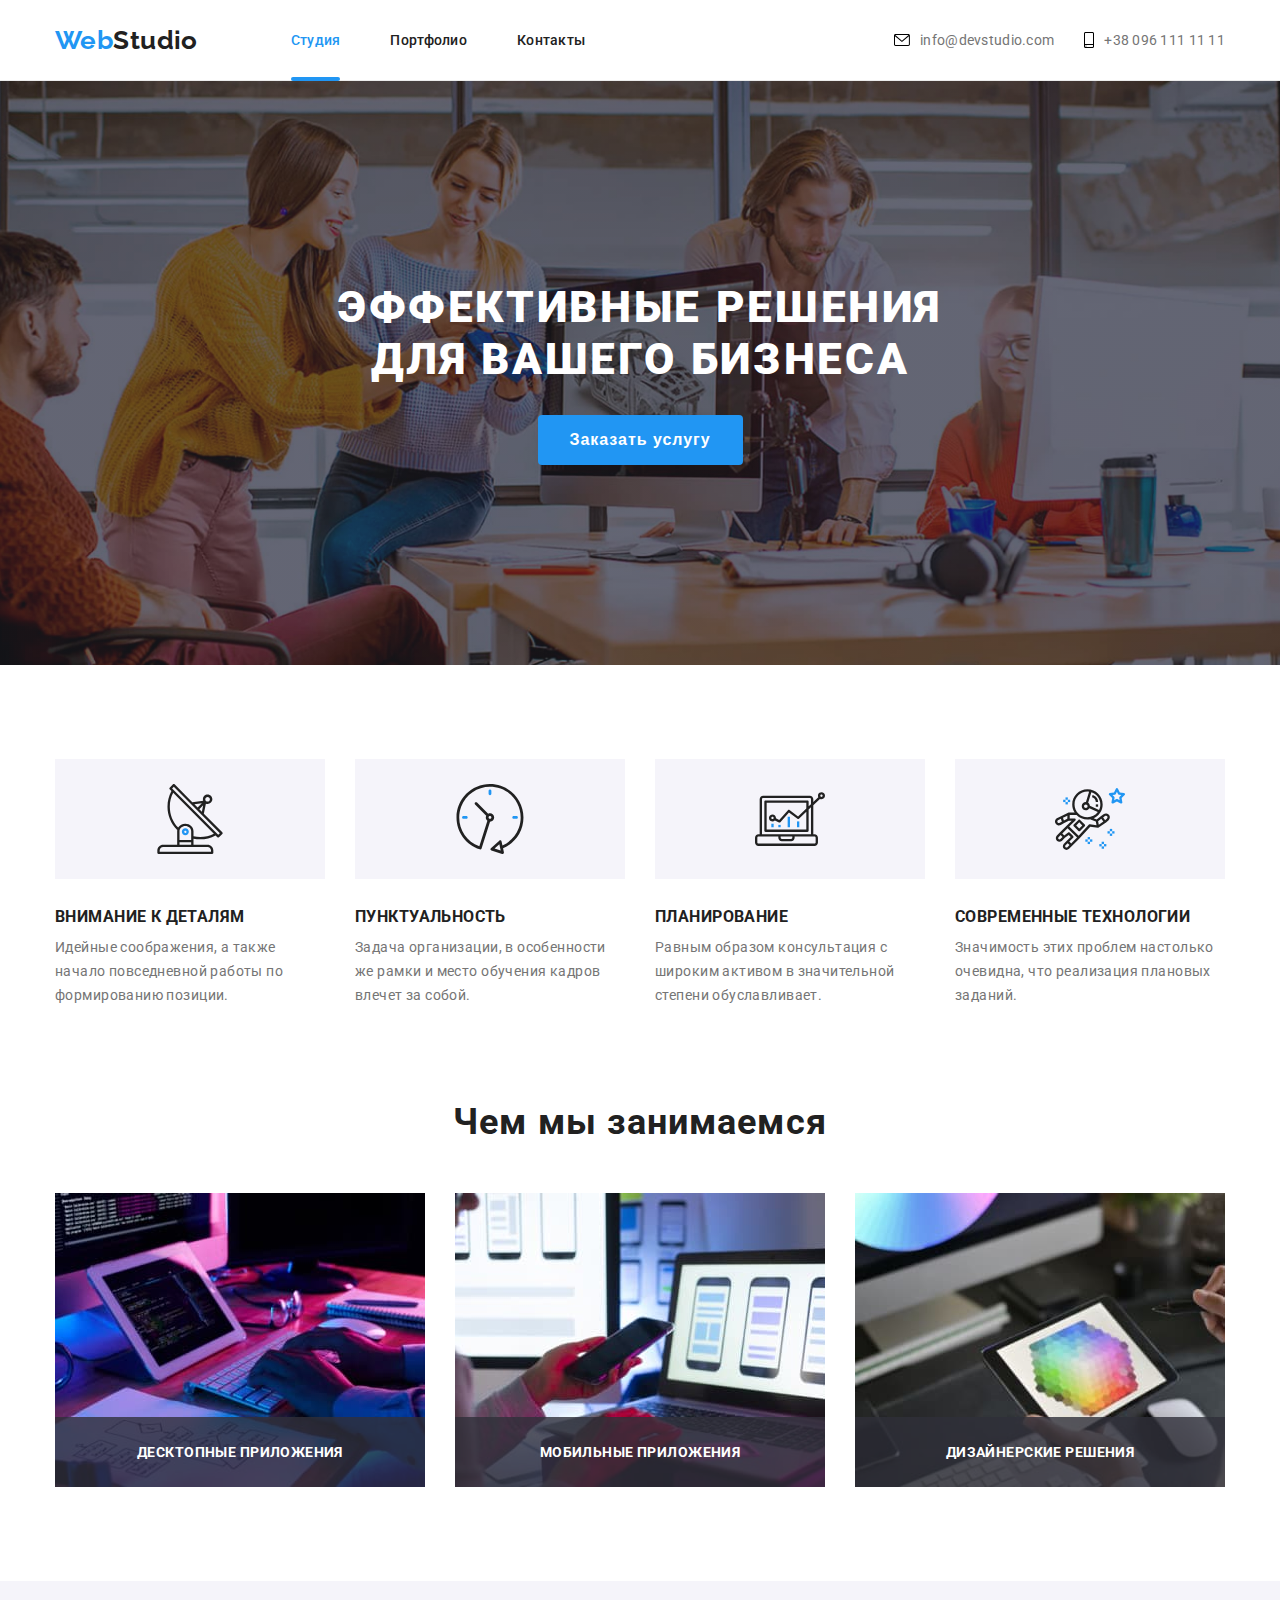
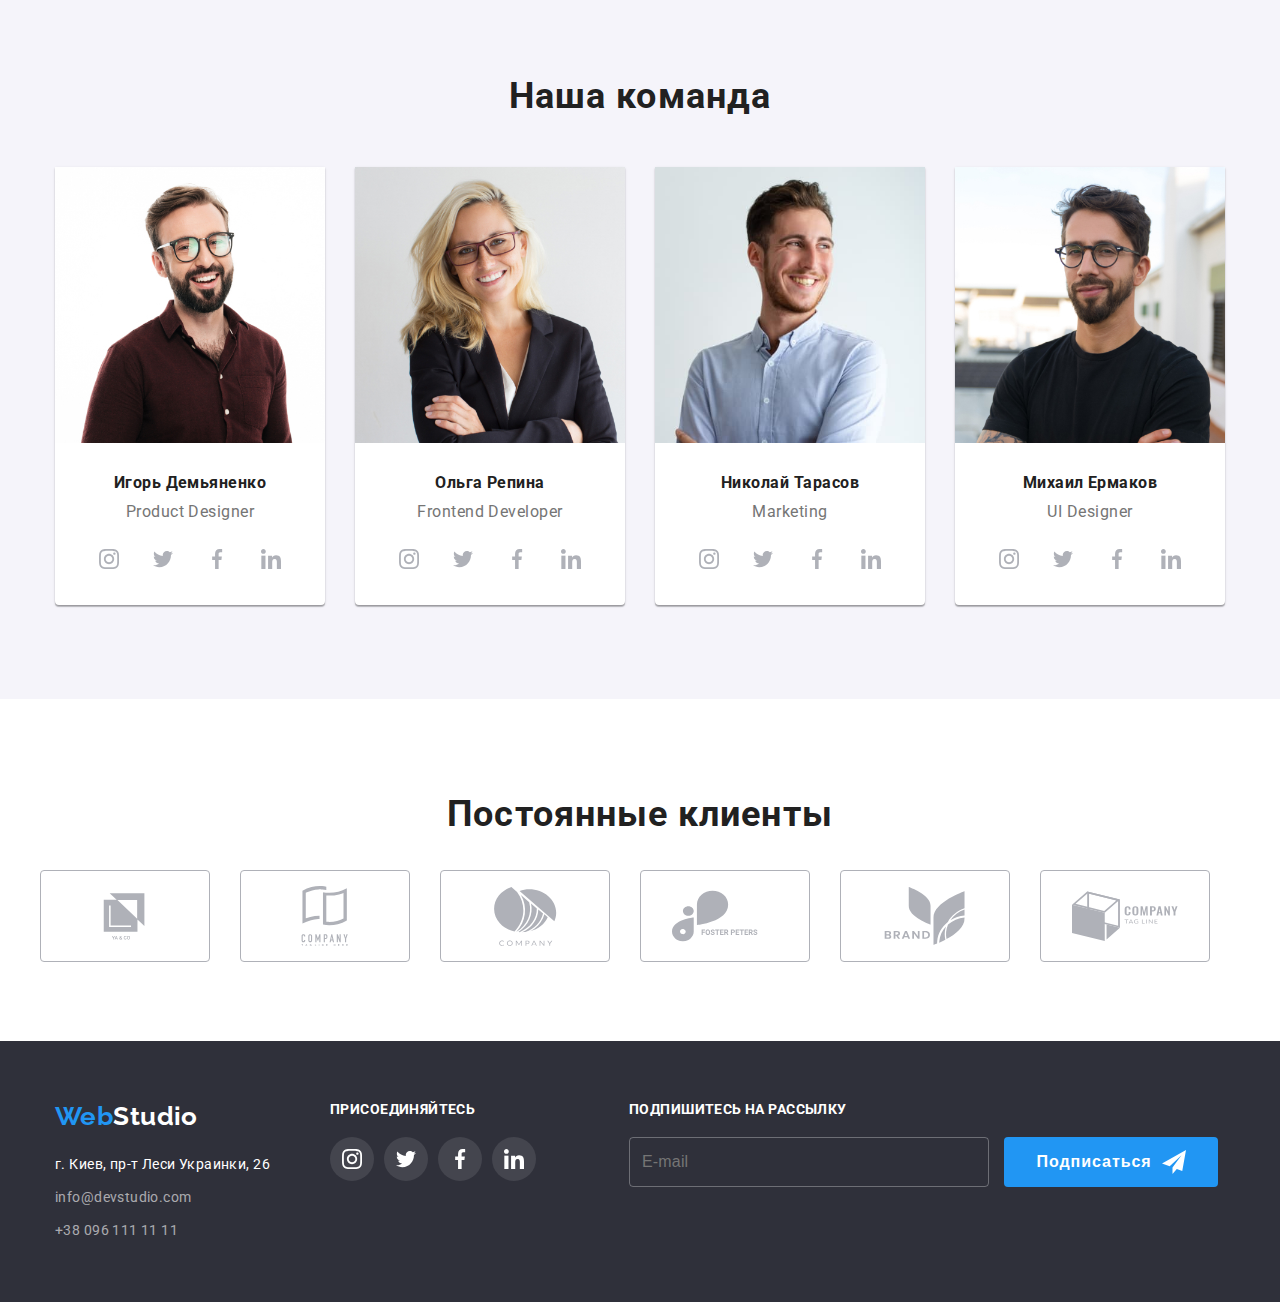
<file: index.html>
<!DOCTYPE html>
<html lang="ru">
  <head>
    <meta charset="UTF-8" />
    <meta http-equiv="X-UA-Compatible" content="IE=edge" />
    <meta name="viewport" content="width=device-width, initial-scale=1.0" />
    <title>Web St</title>
    <link rel="preconnect" href="https://fonts.googleapis.com" />
    <link rel="preconnect" href="https://fonts.gstatic.com" crossorigin />
    <link
      href="https://fonts.googleapis.com/css2?family=Raleway:wght@700&family=Roboto:wght@400;500;700;900&display=swap"
      rel="stylesheet"
    />
    <link
      rel="stylesheet"
      href="https://cdnjs.cloudflare.com/ajax/libs/modern-normalize/1.1.0/modern-normalize.min.css"
      integrity="sha512-wpPYUAdjBVSE4KJnH1VR1HeZfpl1ub8YT/NKx4PuQ5NmX2tKuGu6U/JRp5y+Y8XG2tV+wKQpNHVUX03MfMFn9Q=="
      crossorigin="anonymous"
      referrerpolicy="no-referrer"
    />
    <link rel="stylesheet" href="./css/main.min.css" />
  </head>
  <body>
    <!-- Шапка сайта  -->

    <header class="header">
      <div class="container header__container">
        <a class="logo logo--header" href="./index.html" lang="en"
          >Web<span class="logo--black">Studio</span></a
        >
        <button data-menu-open type="button" class="button--menu">
          <svg
            aria-label="Переключатель мобильного меню"
            width="40"
            height="40"
          >
            <use class="icon--menu" href="./images/sprite.svg#menu-icon"></use>
          </svg>
        </button>
        <div data-menu class="menu--container is-hidden">
          <button
            data-menu-close
            type="button"
            class="button--menu button--close"
          >
            <svg
              aria-label="Переключатель мобильного меню"
              width="40"
              height="40"
            >
              <use
                class="icon--close"
                href="./images/sprite.svg#close-icon"
              ></use>
            </svg>
          </button>
          <nav class="nav">
            <ul class="nav__list">
              <li class="nav__item">
                <a class="nav__link nav__link--current" href="./index.html"
                  >Студия</a
                >
              </li>
              <li class="nav__item">
                <a class="nav__link" href="./portfolio.html">Портфолио</a>
              </li>
              <li class="nav__item">
                <a class="nav__link" href="">Контакты</a>
              </li>
            </ul>
          </nav>
          <div class="header-contacts--mobile">
            <ul class="header-contacts">
              <li class="header-contacts__item">
                <a
                  class="header-contacts__link contacts--email"
                  href="mailto:info@devstudio.com"
                  lang="en"
                >
                  <svg class="header-contacts__icon" width="16" height="12">
                    <use href="./images/sprite.svg#icon-envelope"></use>
                  </svg>
                  info@devstudio.com
                </a>
              </li>
              <li class="header-contacts__item">
                <a
                  class="header-contacts__link contacts--phone"
                  href="tel:+380961111111"
                >
                  <svg class="header-contacts__icon" width="10" height="16">
                    <use href="./images/sprite.svg#icon-smartphone"></use>
                  </svg>
                  +38 096 111 11 11</a
                >
              </li>
            </ul>
            <ul class="header-social">
              <li class="header-social__list">
                <a class="header-social__link" href="">Instagram</a>
              </li>
              <li class="header-social__list">
                <a class="header-social__link" href="">Twitter</a>
              </li>
              <li class="header-social__list">
                <a class="header-social__link" href="">Facebook</a>
              </li>
              <li class="header-social__list">
                <a class="header-social__link" href="">LinkedIn</a>
              </li>
            </ul>
          </div>
        </div>
      </div>
    </header>

    <main>
      <!-- Герой -->
      <section class="hero">
        <h1 class="hero__heading">Эффективные решения для вашего бизнеса</h1>
        <button data-modal-open class="button" type="button">
          Заказать услугу
        </button>
      </section>

      <!-- Особенности  -->
      <section class="section">
        <div class="container">
          <h2 class="visually-hidden">Особенности</h2>
          <ul class="features">
            <li class="features__item">
              <div class="features__icon">
                <svg height="70" width="70">
                  <use href="./images/sprite.svg#icon-antenna"></use>
                </svg>
              </div>
              <h3 class="features__heading">Внимание к деталям</h3>

              <p class="features__description">
                Идейные соображения, а также начало повседневной работы по
                формированию позиции.
              </p>
            </li>
            <li class="features__item">
              <div class="features__icon">
                <svg height="70" width="70" class="benefits-icon">
                  <use href="./images/sprite.svg#icon-clock"></use>
                </svg>
              </div>

              <h3 class="features__heading">Пунктуальность</h3>
              <p class="features__description">
                Задача организации, в особенности же рамки и место обучения
                кадров влечет за собой.
              </p>
            </li>

            <li class="features__item">
              <div class="features__icon">
                <svg height="70" width="70" class="benefits-icon">
                  <use href="./images/sprite.svg#icon-diagram"></use>
                </svg>
              </div>

              <h3 class="features__heading">Планирование</h3>
              <p class="features__description">
                Равным образом консультация с широким активом в значительной
                степени обуславливает.
              </p>
            </li>
            <li class="features__item">
              <div class="features__icon">
                <svg height="70" width="70" class="benefits-icon">
                  <use href="./images/sprite.svg#icon-astronaut"></use>
                </svg>
              </div>

              <h3 class="features__heading">Современные технологии</h3>
              <p class="features__description">
                Значимость этих проблем настолько очевидна, что реализация
                плановых заданий.
              </p>
            </li>
          </ul>
        </div>
      </section>

      <!-- Чем мы занимаемаемся-->
      <section class="we-do">
        <div class="container">
          <h2 class="section-title">Чем мы занимаемся</h2>
          <ul class="we-do__list">
            <li class="we-do__image">
              <img
                width="370"
                src="./images/what-we-do/desktop-apps.jpg"
                alt="desktop-apps"
              />

              <p class="we-do__text">Десктопные приложения</p>
            </li>
            <li class="we-do__image">
              <img
                width="370"
                src="./images/what-we-do/mob-apps.jpg"
                alt="mob-apps"
              />
              <p class="we-do__text">Мобильные приложения</p>
            </li>
            <li class="we-do__image">
              <img
                width="370"
                src="./images/what-we-do/design-solutions.jpg"
                alt="design-solutions"
              />
              <p class="we-do__text">Дизайнерские решения</p>
            </li>
          </ul>
        </div>
      </section>

      <!-- Команда -->
      <section class="section section--employee">
        <div class="container">
          <h2 class="section-title">Наша команда</h2>
          <ul class="employee__list">
            <li class="employee__item">
              <picture>
                <source
                  srcset="
                    ./images/employees/product-designer.jpg    450w,
                    ./images/employees/product-designer-2x.jpg 900w
                  "
                  sizes="(min-width: 1200px) 25vw, (min-width:768px) 50vw, 100vw"
                />

                <img
                  class="employee__img"
                  src="./images/employees/product-designer.jpg"
                  alt="product-designer"
                />
              </picture>

              <div class="employee__description">
                <h3 class="employee__name">Игорь Демьяненко</h3>
                <p class="employee__position" lang="en">Product Designer</p>
                <ul class="social-icons">
                  <li class="social-icons__item">
                    <a class="social-icons__link--light" href="">
                      <svg width="20" height="20">
                        <use href="./images/sprite.svg#icon-instagram"></use>
                      </svg>
                    </a>
                  </li>
                  <li class="social-icons__item">
                    <a class="social-icons__link--light" href="">
                      <svg width="20" height="20">
                        <use href="./images/sprite.svg#icon-twitter"></use>
                      </svg>
                    </a>
                  </li>
                  <li class="social-icons__item">
                    <a class="social-icons__link--light" href="">
                      <svg width="20" height="20">
                        <use href="./images/sprite.svg#icon-facebook"></use>
                      </svg>
                    </a>
                  </li>
                  <li class="social-icon__item">
                    <a class="social-icons__link--light" href="">
                      <svg width="20" height="20">
                        <use href="./images/sprite.svg#icon-linkedin"></use>
                      </svg>
                    </a>
                  </li>
                </ul>
              </div>
            </li>
            <li class="employee__item">
              <img
                srcset="
                  ./images/employees/frontend-developer.jpg    450w,
                  ./images/employees/frontend-developer-2x.jpg 900w
                "
                sizes="(min-width:1200px) 25vw, (min-width:768px) 50vw, 100vw"
                class="employee__img"
                src="./images/employees/frontend-developer.jpg"
                alt="frontend-developer"
              />

              <div class="employee__description">
                <h3 class="employee__name">Ольга Репина</h3>
                <p class="employee__position" lang="en">Frontend Developer</p>
                <ul class="social-icons">
                  <li class="social-icons__item">
                    <a class="social-icons__link--light" href="">
                      <svg width="20" height="20">
                        <use href="./images/sprite.svg#icon-instagram"></use>
                      </svg>
                    </a>
                  </li>
                  <li class="social-icons__item">
                    <a class="social-icons__link--light" href="">
                      <svg width="20" height="20">
                        <use href="./images/sprite.svg#icon-twitter"></use>
                      </svg>
                    </a>
                  </li>
                  <li class="social-icons__item">
                    <a class="social-icons__link--light" href="">
                      <svg width="20" height="20">
                        <use href="./images/sprite.svg#icon-facebook"></use>
                      </svg>
                    </a>
                  </li>
                  <li class="social-icon__item">
                    <a class="social-icons__link--light" href="">
                      <svg width="20" height="20">
                        <use href="./images/sprite.svg#icon-linkedin"></use>
                      </svg>
                    </a>
                  </li>
                </ul>
              </div>
            </li>
            <li class="employee__item">
              <picture>
                <source
                  srcset="
                    ./images/employees/marketing.jpg    450w,
                    ./images/employees/marketing-2x.jpg 900w
                  "
                  sizes="(min-width:1200px) 25vw, (min-width:768px) 50vw, 100vw"
                />

                <img
                  class="employee__img"
                  src="./images/employees/marketing.jpg"
                  alt="marketing"
                />
              </picture>

              <div class="employee__description">
                <h3 class="employee__name">Николай Тарасов</h3>
                <p class="employee__position" lang="en">Marketing</p>
                <ul class="social-icons">
                  <li class="social-icons__item">
                    <a class="social-icons__link--light" href="">
                      <svg width="20" height="20">
                        <use href="./images/sprite.svg#icon-instagram"></use>
                      </svg>
                    </a>
                  </li>
                  <li class="social-icons__item">
                    <a class="social-icons__link--light" href="">
                      <svg width="20" height="20">
                        <use href="./images/sprite.svg#icon-twitter"></use>
                      </svg>
                    </a>
                  </li>
                  <li class="social-icons__item">
                    <a class="social-icons__link--light" href="">
                      <svg width="20" height="20">
                        <use href="./images/sprite.svg#icon-facebook"></use>
                      </svg>
                    </a>
                  </li>
                  <li class="social-icon__item">
                    <a class="social-icons__link--light" href="">
                      <svg width="20" height="20">
                        <use href="./images/sprite.svg#icon-linkedin"></use>
                      </svg>
                    </a>
                  </li>
                </ul>
              </div>
            </li>
            <li class="employee__item">
              <picture>
                <source
                  srcset="
                    ./images/employees/ui-designer.jpg    450w,
                    ./images/employees/ui-designer-2x.jpg 900w
                  "
                  sizes="(min-width:1200px) 25vw, (min-width:768px) 50vw, 100vw"
                />

                <img
                  src="./images/employees/ui-designer.jpg"
                  alt="ui-designer"
                />
              </picture>

              <div class="employee__description">
                <h3 class="employee__name">Михаил Ермаков</h3>
                <p class="employee__position" lang="en">UI Designer</p>
                <ul class="social-icons">
                  <li class="social-icons__item">
                    <a class="social-icons__link--light" href="">
                      <svg width="20" height="20">
                        <use href="./images/sprite.svg#icon-instagram"></use>
                      </svg>
                    </a>
                  </li>
                  <li class="social-icons__item">
                    <a class="social-icons__link--light" href="">
                      <svg width="20" height="20">
                        <use href="./images/sprite.svg#icon-twitter"></use>
                      </svg>
                    </a>
                  </li>
                  <li class="social-icons__item">
                    <a class="social-icons__link--light" href="">
                      <svg width="20" height="20">
                        <use href="./images/sprite.svg#icon-facebook"></use>
                      </svg>
                    </a>
                  </li>
                  <li class="social-icon__item">
                    <a class="social-icons__link--light" href="">
                      <svg width="20" height="20">
                        <use href="./images/sprite.svg#icon-linkedin"></use>
                      </svg>
                    </a>
                  </li>
                </ul>
              </div>
            </li>
          </ul>
        </div>
      </section>

      <!-- Постоянные клиенты -->

      <section class="section section--clients">
        <div class="container">
          <h2 class="section-title">Постоянные клиенты</h2>

          <ul class="clients__list">
            <li class="clients__item">
              <a class="clients__link" href="">
                <svg class="clients__icon" width="106" height="60">
                  <use href="./images/sprite.svg#icon-logo"></use>
                </svg>
              </a>
            </li>
            <li class="clients__item">
              <a class="clients__link" href="">
                <svg class="clients__icon" width="106" height="60">
                  <use href="./images/sprite.svg#icon-logo-1"></use>
                </svg>
              </a>
            </li>
            <li class="clients__item">
              <a class="clients__link" href="">
                <svg class="clients__icon" width="106" height="60">
                  <use href="./images/sprite.svg#icon-logo-2"></use>
                </svg>
              </a>
            </li>
            <li class="clients__item">
              <a class="clients__link" href="">
                <svg class="clients__icon" width="106" height="60">
                  <use href="./images/sprite.svg#icon-logo-3"></use>
                </svg>
              </a>
            </li>
            <li class="clients__item">
              <a class="clients__link" href="">
                <svg class="clients__icon" width="106" height="60">
                  <use href="./images/sprite.svg#icon-logo-4"></use>
                </svg>
              </a>
            </li>
            <li class="clients__item">
              <a class="clients__link" href="">
                <svg class="clients-__icon" width="106" height="60">
                  <use href="./images/sprite.svg#icon-logo-5"></use>
                </svg>
              </a>
            </li>
          </ul>
        </div>
      </section>
    </main>

    <!-- Футер -->
    <footer class="footer">
      <div class="container footer--container">
        <div class="footer__contacts">
          <a class="logo" href="./index.html" lang="en"
            >Web<span class="logo--white">Studio</span></a
          >
          <address>
            <ul class="footer__address">
              <li class="footer__item">
                <a
                  class="footer__link footer__link--address"
                  target="_blank"
                  rel="noreferrer nofollow noopener"
                  href="https://goo.gl/maps/EznhFYx9bzdSz3E56"
                  >г. Киев, пр-т Леси Украинки, 26</a
                >
              </li>
              <li class="footer__item">
                <a
                  class="footer__link"
                  href="mailto:info@devstudio.com"
                  lang="en"
                  >info@devstudio.com</a
                >
              </li>
              <li class="footer__item">
                <a class="footer__link" href="tel:+380961111111"
                  >+38 096 111 11 11</a
                >
              </li>
            </ul>
          </address>
        </div>

        <div class="footer__social">
          <p class="footer__heading">Присоединяйтесь</p>
          <ul class="social-icons">
            <li class="social-icons__item">
              <a class="social-icons__link--dark" href="">
                <svg width="20" height="20">
                  <use href="./images/sprite.svg#icon-instagram"></use>
                </svg>
              </a>
            </li>
            <li class="social-icons__item">
              <a class="social-icons__link--dark" href="">
                <svg width="20" height="20">
                  <use href="./images/sprite.svg#icon-twitter"></use>
                </svg>
              </a>
            </li>
            <li class="social-icons__item">
              <a class="social-icons__link--dark" href="">
                <svg width="20" height="20">
                  <use href="./images/sprite.svg#icon-facebook"></use>
                </svg>
              </a>
            </li>
            <li class="social-icon__item">
              <a class="social-icons__link--dark" href="">
                <svg width="20" height="20">
                  <use href="./images/sprite.svg#icon-linkedin"></use>
                </svg>
              </a>
            </li>
          </ul>
        </div>

        <div class="footer__sub">
          <p class="footer__heading">Подпишитесь на рассылку</p>
          <form class="form">
            <label for="email-sub"></label>
            <input
              class="form__input--sub"
              type="text"
              name="email"
              id="email-sub"
              placeholder="E-mail"
            />
            <button class="button button--sub" type="submit">
              Подписаться

              <svg class="button--sub__icon">
                <use href="./images/sprite.svg#subscribe"></use>
              </svg>
            </button>
          </form>
        </div>
      </div>
    </footer>

    <div data-modal class="backdrop is-hidden">
      <div class="modal">
        <button data-modal-close type="button" class="close-button">
          <svg class="close-button__icon">
            <use href="./images/sprite.svg#close-button"></use>
          </svg>
        </button>

        <p class="modal__heading">Оставьте свои данные, мы вам перезвоним</p>

        <form class="form">
          <div class="form__field">
            <label class="form__label" for="name"> Имя</label>
            <input
              class="form__input"
              type="text"
              name="name"
              id="name"
              autofocus
              required
            />
            <svg class="form__icon">
              <use href="./images/sprite.svg#icon-person"></use>
            </svg>
          </div>

          <div class="form__field">
            <label class="form__label" for="tel">Телефон</label>
            <input
              required
              class="form__input"
              type="text"
              name="tel"
              id="tel"
            />
            <svg class="form__icon">
              <use href="./images/sprite.svg#icon-phone"></use>
            </svg>
          </div>

          <div class="form__field">
            <label class="form__label" for="email">Почта</label>
            <input
              required
              class="form__input"
              type="email"
              name="email"
              id="email"
            />
            <svg class="form__icon">
              <use href="./images/sprite.svg#icon-email"></use>
            </svg>
          </div>

          <div class="form__field">
            <label class="form__label" for="comment">Комментарий</label>
            <textarea
              class="form__textarea"
              placeholder="Введите текст"
              name="comment"
              id="comment"
            ></textarea>
          </div>

          <div class="policy">
            <label class="policy__label" for="policy">
              <input
                class="policy__checkbox visually-hidden"
                type="checkbox"
                name="policy"
                id="policy"
              />
              <span class="policy__checkbox--icon"> </span> Соглашаюсь с
              рассылкой и принимаю
              <a class="policy__link" href="">Условия договора</a>
            </label>
          </div>

          <button class="button button--submit" type="submit">Отправить</button>
        </form>
      </div>
    </div>
    <script src="./js/modal.js"></script>
    <script src="./js/mobile-menu.js"></script>
  </body>
</html>
</file>
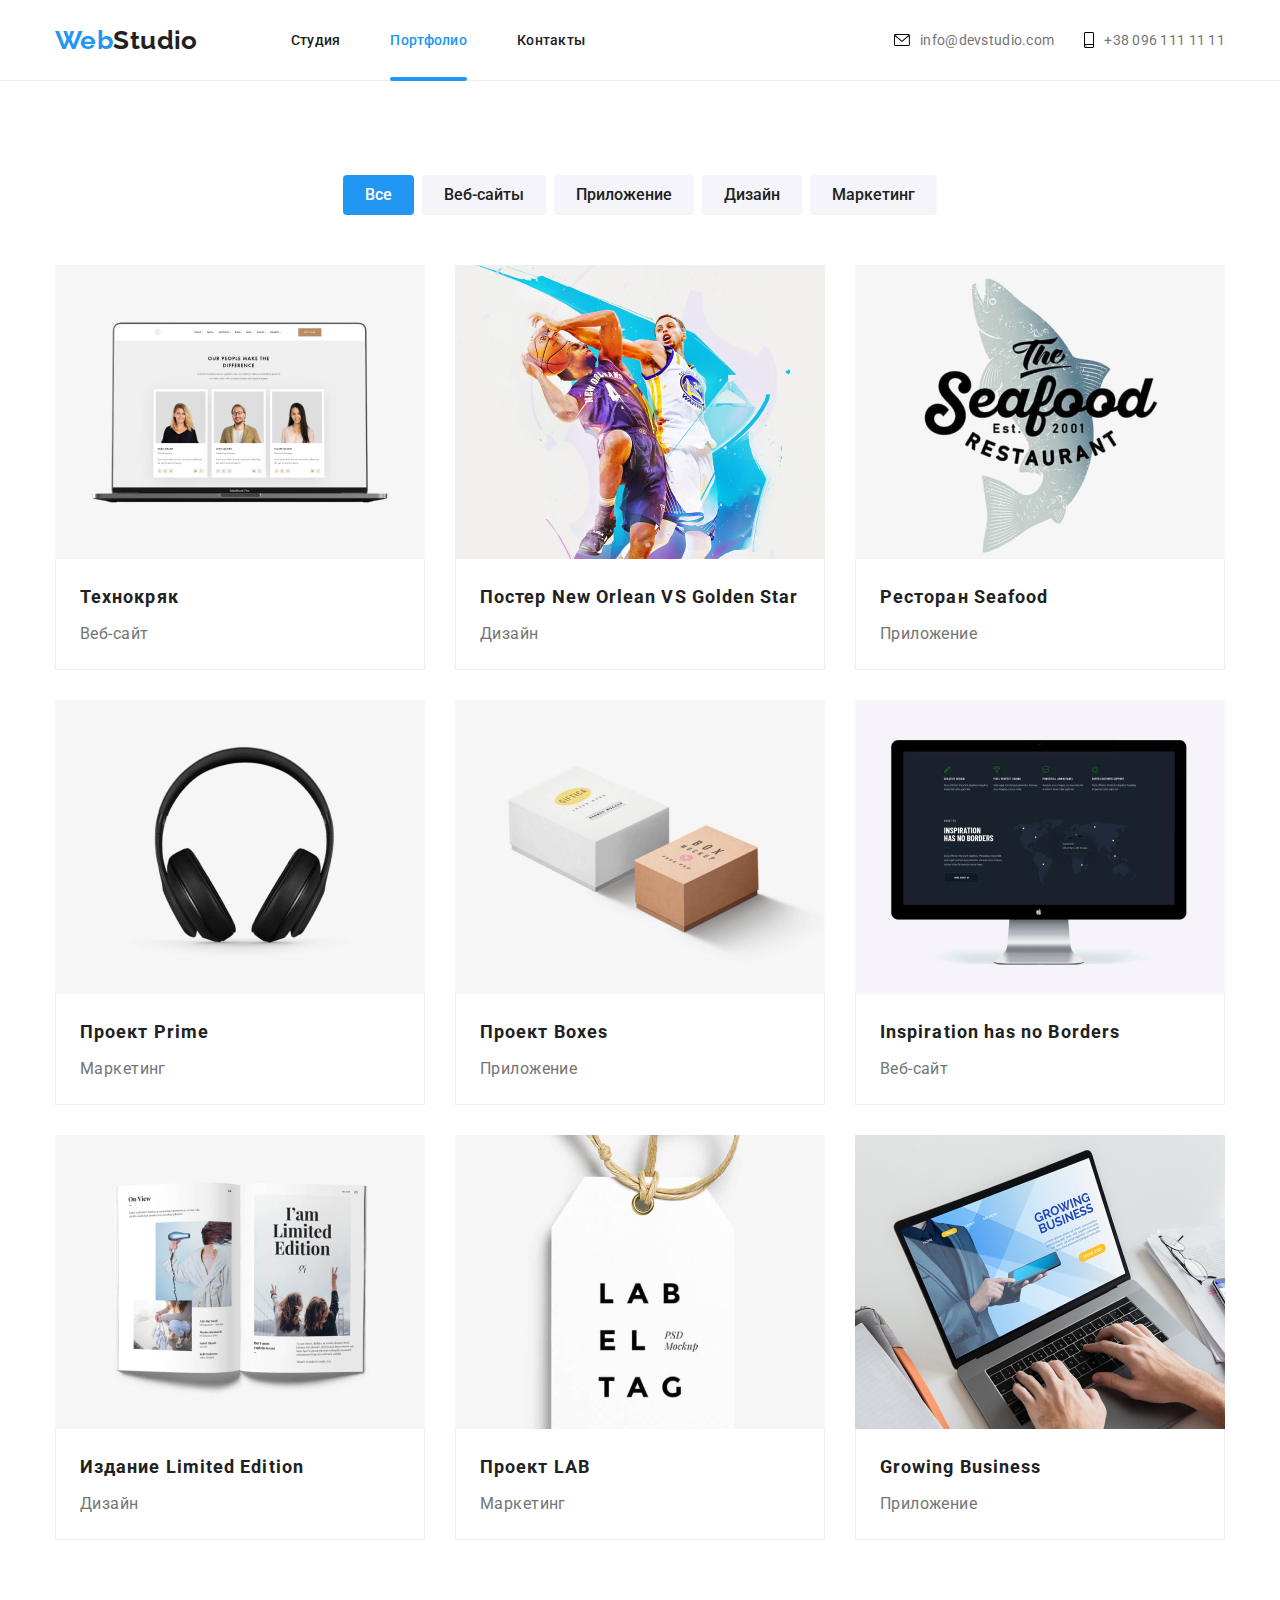
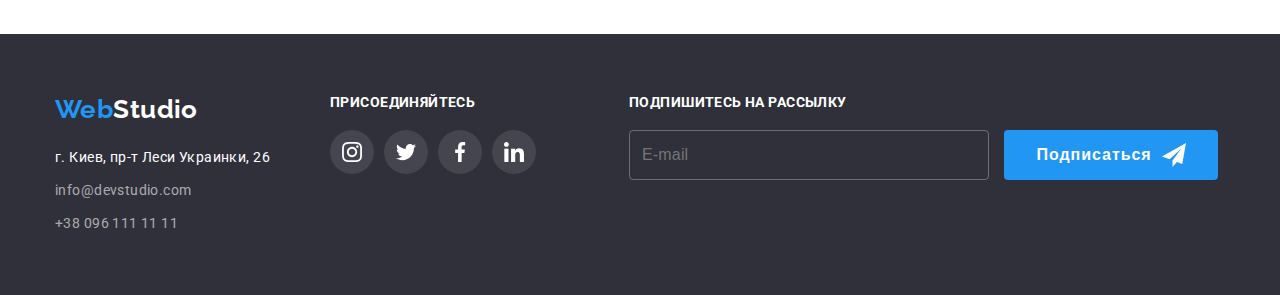
<file: portfolio.html>
<!DOCTYPE html>
<html lang="ru">
  <head>
    <meta charset="UTF-8" />
    <meta http-equiv="X-UA-Compatible" content="IE=edge" />
    <meta name="viewport" content="width=device-width, initial-scale=1.0" />
    <title>Porfolio</title>
    <link rel="preconnect" href="https://fonts.googleapis.com" />
    <link rel="preconnect" href="https://fonts.gstatic.com" crossorigin />
    <link
      href="https://fonts.googleapis.com/css2?family=Raleway:wght@700&family=Roboto:wght@400;500;700;900&display=swap"
      rel="stylesheet"
    />
    <link
      rel="stylesheet"
      href="https://cdnjs.cloudflare.com/ajax/libs/modern-normalize/1.1.0/modern-normalize.min.css"
      integrity="sha512-wpPYUAdjBVSE4KJnH1VR1HeZfpl1ub8YT/NKx4PuQ5NmX2tKuGu6U/JRp5y+Y8XG2tV+wKQpNHVUX03MfMFn9Q=="
      crossorigin="anonymous"
      referrerpolicy="no-referrer"
    />
    <link rel="stylesheet" href="./css/main.min.css" />
  </head>
  <body>
    <!-- Шапка сайта  -->
    <header class="header">
      <div class="container header__container">
        <a class="logo logo--header" href="./index.html" lang="en"
          >Web<span class="logo--black">Studio</span></a
        >
        <button data-menu-open type="button" class="button--menu">
          <svg
            aria-label="Переключатель мобильного меню"
            width="40"
            height="40"
          >
            <use class="icon--menu" href="./images/sprite.svg#menu-icon"></use>
          </svg>
        </button>
        <div data-menu class="menu--container is-hidden">
          <button
            data-menu-close
            type="button"
            class="button--menu button--close"
          >
            <svg
              aria-label="Переключатель мобильного меню"
              width="40"
              height="40"
            >
              <use
                class="icon--close"
                href="./images/sprite.svg#close-icon"
              ></use>
            </svg>
          </button>
          <nav class="nav">
            <ul class="nav__list">
              <li class="nav__item">
                <a class="nav__link" href="./index.html">Студия</a>
              </li>
              <li class="nav__item">
                <a class="nav__link nav__link--current" href="./portfolio.html"
                  >Портфолио</a
                >
              </li>
              <li class="nav__item">
                <a class="nav__link" href="">Контакты</a>
              </li>
            </ul>
          </nav>
          <div class="header-contacts--mobile">
            <ul class="header-contacts">
              <li class="header-contacts__item">
                <a
                  class="header-contacts__link contacts--email"
                  href="mailto:info@devstudio.com"
                  lang="en"
                >
                  <svg class="header-contacts__icon" width="16" height="12">
                    <use href="./images/sprite.svg#icon-envelope"></use>
                  </svg>
                  info@devstudio.com
                </a>
              </li>
              <li class="header-contacts__item">
                <a
                  class="header-contacts__link contacts--phone"
                  href="tel:+380961111111"
                >
                  <svg class="header-contacts__icon" width="10" height="16">
                    <use href="./images/sprite.svg#icon-smartphone"></use>
                  </svg>
                  +38 096 111 11 11</a
                >
              </li>
            </ul>
            <ul class="header-social">
              <li class="header-social__list">
                <a class="header-social__link" href="">Instagram</a>
              </li>
              <li class="header-social__list">
                <a class="header-social__link" href="">Twitter</a>
              </li>
              <li class="header-social__list">
                <a class="header-social__link" href="">Facebook</a>
              </li>
              <li class="header-social__list">
                <a class="header-social__link" href="">LinkedIn</a>
              </li>
            </ul>
          </div>
        </div>
      </div>
    </header>

    <main>
      <!-- Герой -->

      <section class="section">
        <div class="container">
          <h1 class="visually-hidden">Портофолио</h1>
          <ul class="filter">
            <li class="filter__item">
              <button
                class="filter__button filter__button--current"
                type="button"
              >
                Все
              </button>
            </li>
            <li class="filter__item">
              <button class="filter__button" type="button">Веб-сайты</button>
            </li>
            <li class="filter__item">
              <button class="filter__button" type="button">Приложение</button>
            </li>
            <li class="filter__item">
              <button class="filter__button" type="button">Дизайн</button>
            </li>
            <li class="filter__item">
              <button class="filter__button" type="button">Маркетинг</button>
            </li>
          </ul>

          <ul class="porfolio">
            <li class="portfolio__item">
              <a class="portfolio__link" href="">
                <div class="portfolio__img">
                  <picture>
                    <source
                      srcset="
                        ./images/portfolio/technocrack.jpg    1x,
                        ./images/portfolio/technocrack-2x.jpg 2x
                      "
                      media="(min-width:1200px)"
                    />
                    <source
                      srcset="
                        ./images/portfolio/technocrack-tab.jpg    1x,
                        ./images/portfolio/technocrack-tab-2x.jpg 2x
                      "
                      media="(max-width:1199px)"
                    />
                    <source
                      srcset="
                        ./images/portfolio/technocrack-mob.jpg    1x,
                        ./images/portfolio/technocrack-mob-2x.jpg 2x
                      "
                      media="(max-width:768px)"
                    />

                    <img
                      src="./images/portfolio/technocrack.jpg"
                      alt="Технокряк"
                    />
                  </picture>

                  <p class="portfolio__overlay">
                    Технокряк это современная площадка распространения
                    коронавируса. Компании используют эту платформу для
                    цифрового шпионажа и атак на защищённые сервера конкурентов.
                  </p>
                </div>

                <div class="portfolio__description">
                  <h2 class="portfolio__title">Технокряк</h2>
                  <p class="portfolio__text">Веб-сайт</p>
                </div>
              </a>
            </li>
            <li class="portfolio__item">
              <a class="portfolio__link" href="">
                <div class="portfolio__img">
                  <picture>
                    <source
                      srcset="
                        ./images/portfolio/poster-no-vs-gs.jpg    1x,
                        ./images/portfolio/poster-no-vs-gs-2x.jpg 2x
                      "
                      media="(min-width:1200px)"
                    />
                    <source
                      srcset="
                        ./images/portfolio/poster-no-vs-gs-tab.jpg    1x,
                        ./images/portfolio/poster-no-vs-gs-tab-x2.jpg 2x
                      "
                      media="(max-width:1199px)"
                    />
                    <source
                      srcset="
                        ./images/portfolio/poster-no-vs-gs-mob.jpg    1x,
                        ./images/portfolio/poster-no-vs-gs-mob-2x.jpg 2x
                      "
                      media="(max-width:768px)"
                    />

                    <img
                      src="./images/portfolio/poster-no-vs-gs-tab.jpg "
                      alt=" Постер New Orlean VS Golden Star "
                    />
                  </picture>

                  <p class="portfolio__overlay">
                    Технокряк это современная площадка распространения
                    коронавируса. Компании используют эту платформу для
                    цифрового шпионажа и атак на защищённые сервера конкурентов.
                  </p>
                </div>
                <div class="portfolio__description">
                  <h2 class="portfolio__title">
                    Постер <span lang="en">New Orlean VS Golden Star</span>
                  </h2>
                  <p class="portfolio__text">Дизайн</p>
                </div>
              </a>
            </li>
            <li class="portfolio__item">
              <a class="portfolio__link" href="">
                <div class="portfolio__img">
                  <picture>
                    <source
                      media="(min-width:1200px)"
                      srcset="
                        ./images/portfolio/seafood.jpg    1x,
                        ./images/portfolio/seafood-2x.jpg 2x
                      "
                    />
                    <source
                      srcset="
                        ./images/portfolio/seafood-tab.jpg    1x,
                        ./images/portfolio/seafood-tab-2x.jpg 2x
                      "
                      media="(max-width:1199px)"
                    />
                    <source
                      srcset="
                        ./images/portfolio/seafood-mob.jpg    1x,
                        ./images/portfolio/seafood-mob-2x.jpg 2x
                      "
                      media="(max-width:768px)"
                    />

                    <img
                      src="./images/portfolio/seafood-tab.jpg "
                      alt="Seafood Ресторан"
                    />
                  </picture>

                  <p class="portfolio__overlay">
                    Технокряк это современная площадка распространения
                    коронавируса. Компании используют эту платформу для
                    цифрового шпионажа и атак на защищённые сервера конкурентов.
                  </p>
                </div>
                <div class="portfolio__description">
                  <h2 class="portfolio__title">Ресторан Seafood</h2>
                  <p class="portfolio__text">Приложение</p>
                </div>
              </a>
            </li>
            <li class="portfolio__item">
              <a class="portfolio__link" href="">
                <div class="portfolio__img">
                  <picture>
                    <source
                      srcset="
                        ./images/portfolio/project-prime.jpg    1x,
                        ./images/portfolio/project-prime-2x.jpg 2x
                      "
                      media="(min-width:1200px)"
                    />
                    <source
                      srcset="
                        ./images/portfolio/project-prime-tab.jpg    1x,
                        ./images/portfolio/project-prime-tab-2x.jpg 2x
                      "
                      media="(max-width:1199px)"
                    />
                    <source
                      srcset="
                        ./images/portfolio/project-prime-mob.jpg    1x,
                        ./images/portfolio/project-prime-mob-2x.jpg 2x
                      "
                      media="(max-width:768px)"
                    />

                    <img
                      src="./images/portfolio/project-prime.jpg "
                      alt="Проект Prime"
                    />
                  </picture>

                  <p class="portfolio__overlay">
                    Технокряк это современная площадка распространения
                    коронавируса. Компании используют эту платформу для
                    цифрового шпионажа и атак на защищённые сервера конкурентов.
                  </p>
                </div>
                <div class="portfolio__description">
                  <h2 class="portfolio__title">Проект Prime</h2>
                  <p class="portfolio__text">Маркетинг</p>
                </div>
              </a>
            </li>
            <li class="portfolio__item">
              <a class="portfolio__link" href="">
                <div class="portfolio__img">
                  <picture>
                    <source
                      srcset="
                        ./images/portfolio/project-boxes.jpg    1x,
                        ./images/portfolio/project-boxes-2x.jpg 2x
                      "
                      media="(min-width:1200px)"
                    />
                    <source
                      srcset="
                        ./images/portfolio/project-boxes-tab.jpg    1x,
                        ./images/portfolio/project-boxes-tab-2x.jpg 2x
                      "
                      media="(max-width:1199px)"
                    />
                    <source
                      srcset="
                        ./images/portfolio/project-boxes-mob.jpg    1x,
                        ./images/portfolio/project-boxes-mob-2x.jpg 2x
                      "
                      media="(max-width:768px)"
                    />

                    <img
                      src="./images/portfolio/project-boxes.jpg "
                      alt="Проект Boxes"
                    />
                  </picture>

                  <p class="portfolio__overlay">
                    Технокряк это современная площадка распространения
                    коронавируса. Компании используют эту платформу для
                    цифрового шпионажа и атак на защищённые сервера конкурентов.
                  </p>
                </div>
                <div class="portfolio__description">
                  <h2 class="portfolio__title">Проект Boxes</h2>
                  <p class="portfolio__text">Приложение</p>
                </div>
              </a>
            </li>
            <li class="portfolio__item">
              <a class="portfolio__link" href="">
                <div class="portfolio__img">
                  <picture>
                    <source
                      srcset="
                        ./images/portfolio/inspir-has-no-b.jpg    1x,
                        ./images/portfolio/inspir-has-no-b-2x.jpg 2x
                      "
                      media="(min-width:1200px)"
                    />
                    <source
                      srcset="
                        ./images/portfolio/inspir-has-no-b-tab.jpg    1x,
                        ./images/portfolio/inspir-has-no-b-tab-2x.jpg 2x
                      "
                      media="(max-width:1199px)"
                    />
                    <source
                      srcset="
                        ./images/portfolio/inspir-has-no-b-mob.jpg    1x,
                        ./images/portfolio/inspir-has-no-b-mob-2x.jpg 2x
                      "
                      media="(max-width:768px)"
                    />

                    <img
                      src="./images/portfolio/inspir-has-no-b-tab.jpg "
                      alt="Inspiration has no Borders"
                    />
                  </picture>

                  <p class="portfolio__overlay">
                    Технокряк это современная площадка распространения
                    коронавируса. Компании используют эту платформу для
                    цифрового шпионажа и атак на защищённые сервера конкурентов.
                  </p>
                </div>
                <div class="portfolio__description">
                  <h2 class="portfolio__title">Inspiration has no Borders</h2>
                  <p class="portfolio__text">Веб-сайт</p>
                </div>
              </a>
            </li>
            <li class="portfolio__item">
              <a class="portfolio__link" href="">
                <div class="portfolio__img">
                  <picture>
                    <source
                      srcset="
                        ./images/portfolio/limited-edition.jpg    1x,
                        ./images/portfolio/limited-edition-2x.jpg 2x
                      "
                      media="(min-width:1200px)"
                    />
                    <source
                      srcset="
                        ./images/portfolio/limited-edition-tab.jpg    1x,
                        ./images/portfolio/limited-edition-tab-2x.jpg 2x
                      "
                      media="(max-width:1199px)"
                    />
                    <source
                      srcset="
                        ./images/portfolio/limited-edition-mob.jpg    1x,
                        ./images/portfolio/limited-edition-mob-2x.jpg 2x
                      "
                      media="(max-width:768px)"
                    />

                    <img
                      src="./images/portfolio/limited-edition-mob.jpg "
                      alt="Издание Limited Edition"
                    />
                  </picture>

                  <p class="portfolio__overlay">
                    Технокряк это современная площадка распространения
                    коронавируса. Компании используют эту платформу для
                    цифрового шпионажа и атак на защищённые сервера конкурентов.
                  </p>
                </div>
                <div class="portfolio__description">
                  <h2 class="portfolio__title">Издание Limited Edition</h2>
                  <p class="portfolio__text">Дизайн</p>
                </div>
              </a>
            </li>
            <li class="portfolio__item">
              <a class="portfolio__link" href="">
                <div class="portfolio__img">
                  <picture>
                    <source
                      srcset="
                        ./images/portfolio/lab.jpg    1x,
                        ./images/portfolio/lab-2x.jpg 2x
                      "
                      media="(min-width:1200px)"
                    />
                    <source
                      srcset="
                        ./images/portfolio/lab-tab.jpg    1x,
                        ./images/portfolio/lab-tab-2x.jpg 2x
                      "
                      media="(max-width:1199px)"
                    />
                    <source
                      srcset="
                        ./images/portfolio/lab-mob.jpg    1x,
                        ./images/portfolio/lab-mob-2x.jpg 2x
                      "
                      media="(max-width:768px)"
                    />

                    <img src="./images/portfolio/lab.jpg " alt=" Проект lab" />
                  </picture>

                  <p class="portfolio__overlay">
                    Технокряк это современная площадка распространения
                    коронавируса. Компании используют эту платформу для
                    цифрового шпионажа и атак на защищённые сервера конкурентов.
                  </p>
                </div>
                <div class="portfolio__description">
                  <h2 class="portfolio__title">Проект LAB</h2>
                  <p class="portfolio__text">Маркетинг</p>
                </div>
              </a>
            </li>
            <li class="portfolio__item">
              <a class="portfolio__link" href="">
                <div class="portfolio__img">
                  <picture>
                    <source
                      srcset="
                        ./images/portfolio/growing-business.jpg    1x,
                        ./images/portfolio/growing-business-2x.jpg 2x
                      "
                      media="(min-width:1200px)"
                    />
                    <source
                      srcset="
                        ./images/portfolio/growing-business-tab.jpg    1x,
                        ./images/portfolio/growing-business-tab-2x.jpg 2x
                      "
                      media="(max-width:1199px)"
                    />
                    <source
                      srcset="
                        ./images/portfolio/growing-business-mob.jpg    1x,
                        ./images/portfolio/growing-business-mob-2x.jpg 2x
                      "
                      media="(max-width:768px)"
                    />

                    <img
                      src="./images/portfolio/growing-business.jpg"
                      alt="Growing Business"
                    />
                  </picture>

                  <p class="portfolio__overlay">
                    Технокряк это современная площадка распространения
                    коронавируса. Компании используют эту платформу для
                    цифрового шпионажа и атак на защищённые сервера конкурентов.
                  </p>
                </div>
                <div class="portfolio__description">
                  <h2 lang="en" class="portfolio__title">Growing Business</h2>
                  <p class="portfolio__text">Приложение</p>
                </div>
              </a>
            </li>
          </ul>
        </div>
      </section>
    </main>

    <!-- Футер -->
    <footer class="footer">
      <div class="container footer--container">
        <div class="footer__contacts">
          <a class="logo" href="./index.html" lang="en"
            >Web<span class="logo--white">Studio</span></a
          >
          <address>
            <ul class="footer__address">
              <li class="footer__item">
                <a
                  class="footer__link footer__link--address"
                  target="_blank"
                  rel="noreferrer nofollow noopener"
                  href="https://goo.gl/maps/EznhFYx9bzdSz3E56"
                  >г. Киев, пр-т Леси Украинки, 26</a
                >
              </li>
              <li class="footer__item">
                <a
                  class="footer__link"
                  href="mailto:info@devstudio.com"
                  lang="en"
                  >info@devstudio.com</a
                >
              </li>
              <li class="footer__item">
                <a class="footer__link" href="tel:+380961111111"
                  >+38 096 111 11 11</a
                >
              </li>
            </ul>
          </address>
        </div>

        <div class="footer__social">
          <p class="footer__heading">Присоединяйтесь</p>
          <ul class="social-icons">
            <li class="social-icons__item">
              <a class="social-icons__link--dark" href="">
                <svg width="20" height="20">
                  <use href="./images/sprite.svg#icon-instagram"></use>
                </svg>
              </a>
            </li>
            <li class="social-icons__item">
              <a class="social-icons__link--dark" href="">
                <svg width="20" height="20">
                  <use href="./images/sprite.svg#icon-twitter"></use>
                </svg>
              </a>
            </li>
            <li class="social-icons__item">
              <a class="social-icons__link--dark" href="">
                <svg width="20" height="20">
                  <use href="./images/sprite.svg#icon-facebook"></use>
                </svg>
              </a>
            </li>
            <li class="social-icon__item">
              <a class="social-icons__link--dark" href="">
                <svg width="20" height="20">
                  <use href="./images/sprite.svg#icon-linkedin"></use>
                </svg>
              </a>
            </li>
          </ul>
        </div>

        <div class="footer__sub">
          <p class="footer__heading">Подпишитесь на рассылку</p>
          <form class="form">
            <label for="email-sub"></label>
            <input
              class="form__input--sub"
              type="text"
              name="email"
              id="email-sub"
              placeholder="E-mail"
            />
            <button class="button button--sub" type="submit">
              Подписаться

              <svg class="button--sub__icon">
                <use href="./images/sprite.svg#subscribe"></use>
              </svg>
            </button>
          </form>
        </div>
      </div>
    </footer>
    <script src="./js/mobile-menu.js"></script>
  </body>
</html>
</file>
<file: css/main.min.css>
*,*::after,*::before{margin:0;padding:0;-webkit-box-sizing:border-box;box-sizing:border-box}a{text-decoration:none}ul,ol,li{list-style:none}input,textarea{outline:0}img{height:auto;width:100%;display:block}button{border:none}body{font-size:14px;font-style:normal;font-weight:400;font-family:"Roboto", sans-serif;color:#212121;letter-spacing:0.03em}button{cursor:pointer}@media screen and (max-width: 1199px){.section{padding:60px 0}}@media screen and (min-width: 1200px){.section{padding:94px 0}}.footer{padding:60px 0}.container{padding:0 15px;margin:0 auto}@media screen and (min-width: 480px){.container{width:480px}}@media screen and (min-width: 768px){.container{width:738px}}@media screen and (min-width: 1200px){.container{width:1200px}}.section-title{font-weight:bold;font-size:36px;line-height:calc(42 / 36);text-align:center;letter-spacing:0.03em;margin-bottom:50px}.visually-hidden{position:absolute;width:1px;height:1px;margin:-1px;padding:0;overflow:hidden;border:0;clip:rect(0 0 0 0)}.button{background-color:#2196f3;font-weight:bold;font-size:16px;line-height:calc(30 / 16);-webkit-box-align:center;-ms-flex-align:center;align-items:center;text-align:center;letter-spacing:0.06em;color:#fff;padding:10px 32px;border-radius:4px;-webkit-transition-property:background-color;transition-property:background-color;-webkit-transition-duration:250ms;transition-duration:250ms;-webkit-transition-timing-function:cubic-bezier(0.4, 0, 0.2, 1);transition-timing-function:cubic-bezier(0.4, 0, 0.2, 1)}.button:hover,.button:focus{background-color:#188ce8}.button--sub{display:-webkit-inline-box;display:-ms-inline-flexbox;display:inline-flex;-webkit-box-pack:center;-ms-flex-pack:center;justify-content:center;margin-left:12px}.button--sub__icon{fill:#fff;height:24px;width:24px;margin-left:10px}@media screen and (max-width: 767px){.button--menu{fill:black;background-color:transparent;border:none}}@media screen and (min-width: 768px){.button--menu{display:none}}.button--menu:active{fill:#2196f3}.button--close{position:absolute;right:15px;top:10px}.social-icons{display:-webkit-box;display:-ms-flexbox;display:flex}.social-icons__item:not(:last-child){margin-right:10px}.social-icons__link--light{display:-webkit-box;display:-ms-flexbox;display:flex;-webkit-box-align:center;-ms-flex-align:center;align-items:center;-webkit-box-pack:center;-ms-flex-pack:center;justify-content:center;width:44px;height:44px;border-radius:50%;background-color:#fff;fill:#afb1b8;-webkit-transition-property:fill,background-color;transition-property:fill,background-color;-webkit-transition-duration:250ms;transition-duration:250ms;-webkit-transition-timing-function:cubic-bezier(0.4, 0, 0.2, 1);transition-timing-function:cubic-bezier(0.4, 0, 0.2, 1)}.social-icons__link--light:hover,.social-icons__link--light:focus{background-color:#2196f3;fill:#fff}.social-icons__link--dark{display:-webkit-box;display:-ms-flexbox;display:flex;-webkit-box-align:center;-ms-flex-align:center;align-items:center;-webkit-box-pack:center;-ms-flex-pack:center;justify-content:center;width:44px;height:44px;border-radius:50%;background-color:rgba(255,255,255,0.1);fill:#fff;-webkit-transition-property:background-color;transition-property:background-color;-webkit-transition-duration:250ms;transition-duration:250ms;-webkit-transition-timing-function:cubic-bezier(0.4, 0, 0.2, 1);transition-timing-function:cubic-bezier(0.4, 0, 0.2, 1)}.social-icons__link--dark:hover,.social-icons__link--dark:focus{background-color:#2196f3}.logo{font-family:"Raleway", sans-serif;font-weight:bold;font-size:26px;line-height:calc(31 / 26);color:#2196f3}.logo--header{padding:16px 0}@media screen and (min-width: 1200px){.logo--header{margin-right:93px}}.logo--white{color:#fff}.logo--black{color:#212121}@media screen and (max-width: 767px){.features{margin-top:-30px}}@media screen and (min-width: 768px) and (max-width: 1199px){.features{display:-webkit-box;display:-ms-flexbox;display:flex;-ms-flex-wrap:wrap;flex-wrap:wrap;margin:-15px}}@media screen and (min-width: 1200px){.features{display:-webkit-box;display:-ms-flexbox;display:flex}}.features__heading{line-height:16px;text-transform:uppercase;text-align:center;margin-bottom:10px}@media screen and (min-width: 768px){.features__heading{text-align:left}}@media screen and (min-width: 768px) and (max-width: 1199px){.features__item{-ms-flex-preferred-size:calc((100% - 60px) / 2);flex-basis:calc((100% - 60px) / 2);margin:15px}}@media screen and (min-width: 1200px){.features__item{width:270px}.features__item:not(:last-child){margin-right:30px}}.features__description{line-height:24px;color:#757575;text-align:left}.features__icon{display:-webkit-box;display:-ms-flexbox;display:flex;-webkit-box-align:center;-ms-flex-align:center;align-items:center;-webkit-box-pack:center;-ms-flex-pack:center;justify-content:center;height:120px;background-color:#f5f4fa}@media screen and (max-width: 767px){.features__icon{margin:30px 0}}@media screen and (min-width: 768px){.features__icon{margin-bottom:30px}}.header-social{display:-webkit-box;display:-ms-flexbox;display:flex}@media screen and (min-width: 768px){.header-social{display:none}}.header-social__list:not(:last-child){margin-right:10px;display:-webkit-inline-box;display:-ms-inline-flexbox;display:inline-flex}.header-social__list:not(:last-child)::after{-webkit-box-pack:baseline;-ms-flex-pack:baseline;justify-content:baseline;content:"";width:1px;height:22px;background-color:rgba(33,33,33,0.2);margin-left:10px}.header-social__link{font-family:"Roboto";font-style:normal;font-weight:500;font-size:18px;line-height:calc(22 / 18);letter-spacing:0.02em;color:#2196f3}@media screen and (min-width: 768px){.header-social__link{font-size:12px;line-height:calc(14 / 12);color:#757575}}@media screen and (min-width: 768px){.nav{display:-webkit-box;display:-ms-flexbox;display:flex;-webkit-box-pack:center;-ms-flex-pack:center;justify-content:center}}@media screen and (min-width: 768px) and (min-width: 768px) and (max-width: 1199px){.nav{margin-right:84px}}@media screen and (min-width: 768px){.nav__list{display:-webkit-box;display:-ms-flexbox;display:flex;-webkit-box-align:center;-ms-flex-align:center;align-items:center}}@media screen and (max-width: 767px){.nav__item{margin-bottom:32px}}@media screen and (min-width: 768px){.nav__item:not(:last-child){margin-right:50px}}.nav__link{-webkit-transition-property:color;transition-property:color;-webkit-transition-duration:250ms;transition-duration:250ms;-webkit-transition-timing-function:cubic-bezier(0.4, 0, 0.2, 1);transition-timing-function:cubic-bezier(0.4, 0, 0.2, 1);font-weight:500;font-size:40px;line-height:calc(47 / 40);text-align:center;letter-spacing:0.02em;color:#212121}.nav__link:hover,.nav__link:focus{color:#2196f3}@media screen and (min-width: 768px){.nav__link{padding-top:32px;padding-bottom:32px;font-size:14px;line-height:calc(16 / 14)}}.nav__link--current{color:#2196f3}@media screen and (min-width: 768px){.nav__link--current{position:relative;padding:0px}.nav__link--current::after{display:block;position:absolute;bottom:-33px;content:"";width:100%;height:4px;background-color:#2196f3;border-radius:2px}}@media screen and (max-width: 767px){.header-contacts{margin-bottom:64px;display:-webkit-box;display:-ms-flexbox;display:flex;-webkit-box-orient:vertical;-webkit-box-direction:reverse;-ms-flex-direction:column-reverse;flex-direction:column-reverse}}@media screen and (min-width: 768px) and (max-width: 1199px){.header-contacts{display:-webkit-box;display:-ms-flexbox;display:flex;-webkit-box-orient:vertical;-webkit-box-direction:normal;-ms-flex-direction:column;flex-direction:column;-webkit-box-pack:center;-ms-flex-pack:center;justify-content:center}}@media screen and (min-width: 1200px){.header-contacts{display:-webkit-box;display:-ms-flexbox;display:flex;-webkit-box-pack:center;-ms-flex-pack:center;justify-content:center;-webkit-box-align:center;-ms-flex-align:center;align-items:center}}@media screen and (min-width: 768px){.header-contacts--mobile{display:-webkit-box;display:-ms-flexbox;display:flex;margin-left:auto}}@media screen and (max-width: 767px){.header-contacts__item:nth-child(2){margin-bottom:32px}}@media screen and (min-width: 768px) and (max-width: 1199px){.header-contacts__item:nth-child(1){margin-bottom:10px}}@media screen and (min-width: 1200px){.header-contacts__item:nth-child(1){margin-right:30px}}@media screen and (min-width: 768px){.header-contacts__link{display:-webkit-box;display:-ms-flexbox;display:flex;-webkit-box-align:center;-ms-flex-align:center;align-items:center;font-size:12px;line-height:calc(14 / 12);letter-spacing:0.02em;color:#757575;-webkit-transition-property:fill,color;transition-property:fill,color;-webkit-transition-duration:250ms;transition-duration:250ms;-webkit-transition-timing-function:cubic-bezier(0.4, 0, 0.2, 1);transition-timing-function:cubic-bezier(0.4, 0, 0.2, 1)}.header-contacts__link:hover,.header-contacts__link:focus{fill:#2196f3;color:#2196f3}}@media screen and (min-width: 1200px){.header-contacts__link{font-size:14px}}@media screen and (max-width: 767px){.contacts--phone{font-weight:500;font-size:34px;line-height:calc(40 / 34);letter-spacing:0.02em;color:#2196f3}}@media screen and (max-width: 767px){.contacts--email{font-weight:500;font-size:24px;line-height:calc(28 / 24);letter-spacing:0.02em;color:#757575}}@media screen and (max-width: 767px){.header-contacts__icon{display:none;fill:#757575}}@media screen and (min-width: 768px){.header-contacts__icon{margin-right:10px}}.header{background-color:#fff;border-bottom:1px solid #ececec;position:relative}.header__container{display:-webkit-box;display:-ms-flexbox;display:flex;height:60px}@media screen and (max-width: 1199px){.header__container{-webkit-box-pack:justify;-ms-flex-pack:justify;justify-content:space-between}}@media screen and (min-width: 768px){.header__container{height:80px;-webkit-box-align:center;-ms-flex-align:center;align-items:center}}@media screen and (max-width: 767px){.menu--container{opacity:1;position:fixed;top:0;left:0;width:100%;height:100vh;z-index:1001;background-color:#fff;-webkit-transition-property:opacity,-webkit-transform;transition-property:opacity,-webkit-transform;transition-property:transform,opacity;transition-property:transform,opacity,-webkit-transform;-webkit-transition-duration:250ms;transition-duration:250ms;-webkit-transition-timing-function:cubic-bezier(0.4, 0, 0.2, 1);transition-timing-function:cubic-bezier(0.4, 0, 0.2, 1);display:-webkit-box;display:-ms-flexbox;display:flex;-webkit-box-orient:vertical;-webkit-box-direction:normal;-ms-flex-direction:column;flex-direction:column;-webkit-box-pack:justify;-ms-flex-pack:justify;justify-content:space-between;padding:48px 40px}.menu--container.is-hidden{opacity:0;pointer-events:none;-webkit-transform:translateX(-100%);transform:translateX(-100%)}}@media screen and (min-width: 768px){.menu--container{display:-webkit-box;display:-ms-flexbox;display:flex}}@media screen and (min-width: 1200px){.menu--container{-webkit-box-flex:1;-ms-flex-positive:1;flex-grow:1}}@media screen and (max-width: 1199px){.we-do{display:none}}@media screen and (min-width: 1200px){.we-do{margin-bottom:94px}}@media screen and (min-width: 1200px){.we-do__list{display:-webkit-box;display:-ms-flexbox;display:flex}}.we-do__image{position:relative}.we-do__image:not(:last-child){margin-right:30px}.we-do__text{position:absolute;bottom:0;width:100%;height:70px;display:-webkit-box;display:-ms-flexbox;display:flex;-webkit-box-align:center;-ms-flex-align:center;align-items:center;-webkit-box-pack:center;-ms-flex-pack:center;justify-content:center;text-align:center;font-family:"Roboto";font-weight:700;line-height:calc(16 / 14);background-color:rgba(47,48,58,0.8);letter-spacing:0.03em;text-transform:uppercase;color:#fff}.clients__list{display:-webkit-box;display:-ms-flexbox;display:flex;-ms-flex-wrap:wrap;flex-wrap:wrap;margin:-15px}@media screen and (max-width: 1199px){.clients__item{margin:15px;-ms-flex-preferred-size:calc((100% - 2 * 30px) / 2);flex-basis:calc((100% - 2 * 30px) / 2);max-width:210px}}@media screen and (min-width: 1200px){.clients__item{width:170px}.clients__item:not(:last-child){margin-right:30px}}.clients__link{display:-webkit-box;display:-ms-flexbox;display:flex;-webkit-box-align:center;-ms-flex-align:center;align-items:center;-webkit-box-pack:center;-ms-flex-pack:center;justify-content:center;-webkit-transition-property:border,fill;transition-property:border,fill;-webkit-transition-duration:250ms;transition-duration:250ms;-webkit-transition-timing-function:cubic-bezier(0.4, 0, 0.2, 1);transition-timing-function:cubic-bezier(0.4, 0, 0.2, 1);height:92px;border:1px solid #afb1b8;fill:#afb1b8;-webkit-box-sizing:border-box;box-sizing:border-box;border-radius:4px}.clients__link:hover,.clients__link:focus{fill:#2196f3;border-color:#2196f3}.section--employee{background-color:#f5f4fa}@media screen and (min-width: 768px) and (max-width: 1199px){.employee__list{display:-webkit-box;display:-ms-flexbox;display:flex;-ms-flex-wrap:wrap;flex-wrap:wrap;margin:-15px}}@media screen and (min-width: 1200px){.employee__list{display:-webkit-box;display:-ms-flexbox;display:flex}}.employee__item{background:#fff;-webkit-box-shadow:0px 1px 3px rgba(0,0,0,0.12),0px 1px 1px rgba(0,0,0,0.14),0px 2px 1px rgba(0,0,0,0.2);box-shadow:0px 1px 3px rgba(0,0,0,0.12),0px 1px 1px rgba(0,0,0,0.14),0px 2px 1px rgba(0,0,0,0.2);border-radius:0px 0px 4px 4px}@media screen and (max-width: 767px){.employee__item:not(:last-child){margin-bottom:30px}}@media screen and (min-width: 768px) and (max-width: 1199px){.employee__item{-ms-flex-preferred-size:calc(100% / 2 - 30px);flex-basis:calc(100% / 2 - 30px);margin:15px}}@media screen and (min-width: 1200px){.employee__item:not(:last-child){margin-right:30px}}.employee__name{font-size:16px;line-height:calc(19 / 16);text-align:center;letter-spacing:0.03em;margin-bottom:10px}.employee__position{font-size:16px;line-height:calc(19 / 16);text-align:center;letter-spacing:0.03em;color:#757575;margin-bottom:16px}.employee__description{padding-top:30px;padding-bottom:24px}.hero__heading{font-weight:900;font-size:26px;max-width:360px;letter-spacing:0.06em;text-transform:uppercase;color:#fff;margin-bottom:30px;margin-left:auto;margin-right:auto}@media screen and (min-width: 1200px){.hero__heading{max-width:700px;font-size:44px}}.hero{background-color:#2f303a;background-image:-webkit-gradient(linear, left top, right top, from(rgba(47,48,58,0.4)), to(rgba(47,48,58,0.4))),url(../images/background/hero-mob.jpg);background-image:linear-gradient(to right, rgba(47,48,58,0.4), rgba(47,48,58,0.4)),url(../images/background/hero-mob.jpg);background-repeat:no-repeat;background-position:center;background-size:cover;margin:0 auto;padding-top:118px;padding-bottom:118px;text-align:center}@media (-webkit-min-device-pixel-ratio: 2), (min-resolution: 192dpi), (min-resolution: 2dppx){.hero{background-image:-webkit-gradient(linear, left top, right top, from(rgba(47,48,58,0.4)), to(rgba(47,48,58,0.4))),url(../images/background/hero-mob-2x.jpg);background-image:linear-gradient(to right, rgba(47,48,58,0.4), rgba(47,48,58,0.4)),url(../images/background/hero-mob-2x.jpg)}}@media screen and (min-width: 689px){.hero{background-image:-webkit-gradient(linear, left top, right top, from(rgba(47,48,58,0.4)), to(rgba(47,48,58,0.4))),url(../images/background/hero-tab.jpg);background-image:linear-gradient(to right, rgba(47,48,58,0.4), rgba(47,48,58,0.4)),url(../images/background/hero-tab.jpg)}}@media screen and (min-width: 689px) and (-webkit-min-device-pixel-ratio: 2), screen and (min-width: 689px) and (min-resolution: 192dpi), screen and (min-width: 689px) and (min-resolution: 2dppx){.hero{background-image:-webkit-gradient(linear, left top, right top, from(rgba(47,48,58,0.4)), to(rgba(47,48,58,0.4))),url(../images/background/hero-tab-2x.jpg);background-image:linear-gradient(to right, rgba(47,48,58,0.4), rgba(47,48,58,0.4)),url(../images/background/hero-tab-2x.jpg)}}@media screen and (min-width: 689px) and (min-width: 980px){.hero{background-image:-webkit-gradient(linear, left top, right top, from(rgba(47,48,58,0.4)), to(rgba(47,48,58,0.4))),url(../images/background/hero-des.jpg);background-image:linear-gradient(to right, rgba(47,48,58,0.4), rgba(47,48,58,0.4)),url(../images/background/hero-des.jpg);background-image:-webkit-gradient(linear, left top, right top, from(rgba(47,48,58,0.4)), to(rgba(47,48,58,0.4))),url(../images/background/hero-des-2x.jpg);background-image:linear-gradient(to right, rgba(47,48,58,0.4), rgba(47,48,58,0.4)),url(../images/background/hero-des-2x.jpg)}}@media screen and (min-width: 1200px){.hero{padding:200px 0}}.form__field{position:relative;display:-webkit-box;display:-ms-flexbox;display:flex;-webkit-box-orient:vertical;-webkit-box-direction:normal;-ms-flex-direction:column;flex-direction:column;margin-bottom:10px}.form__field:nth-child(4){margin-bottom:20px}.form__label{margin-bottom:4px;font-size:12px;line-height:calc(14 / 12);letter-spacing:0.01em;color:#757575}.policy__link{-webkit-text-decoration-line:underline;text-decoration-line:underline;margin-left:4px;color:#2196f3}.form__field input::-webkit-input-placeholder{line-height:calc(16 / 14);letter-spacing:0.01em;color:rgba(117,117,117,0.5)}.form__field input:-ms-input-placeholder{line-height:calc(16 / 14);letter-spacing:0.01em;color:rgba(117,117,117,0.5)}.form__field input::-ms-input-placeholder{line-height:calc(16 / 14);letter-spacing:0.01em;color:rgba(117,117,117,0.5)}.form__field input::placeholder{line-height:calc(16 / 14);letter-spacing:0.01em;color:rgba(117,117,117,0.5)}.form__input{padding:11px 42px;border:1px solid rgba(33,33,33,0.2);-webkit-box-sizing:border-box;box-sizing:border-box;border-radius:4px;-webkit-transition-property:border-color;transition-property:border-color;-webkit-transition-duration:250ms;transition-duration:250ms;-webkit-transition-timing-function:cubic-bezier(0.4, 0, 0.2, 1);transition-timing-function:cubic-bezier(0.4, 0, 0.2, 1)}.form__input:focus{border-color:#2196f3}.form__textarea{-webkit-transition-property:border-color;transition-property:border-color;-webkit-transition-duration:250ms;transition-duration:250ms;-webkit-transition-timing-function:cubic-bezier(0.4, 0, 0.2, 1);transition-timing-function:cubic-bezier(0.4, 0, 0.2, 1)}.form__textarea:focus{border-color:#2196f3}.form__input:focus ~ .form__icon{fill:#2196f3}.form__icon{position:absolute;top:50%;left:15px;-webkit-transform:translate(25%);transform:translate(25%);height:18px;width:18px;fill:#212121;-webkit-transition-property:fill;transition-property:fill;-webkit-transition-duration:250ms;transition-duration:250ms;-webkit-transition-timing-function:cubic-bezier(0.4, 0, 0.2, 1);transition-timing-function:cubic-bezier(0.4, 0, 0.2, 1)}.form__textarea{padding:12px 16px;border:1px solid rgba(33,33,33,0.2);-webkit-box-sizing:border-box;box-sizing:border-box;border-radius:4px;resize:none;height:120px}.policy{display:-webkit-box;display:-ms-flexbox;display:flex;-webkit-box-align:center;-ms-flex-align:center;align-items:center;-webkit-box-pack:center;-ms-flex-pack:center;justify-content:center;margin-bottom:30px}.policy__label{display:-webkit-inline-box;display:-ms-inline-flexbox;display:inline-flex;-webkit-box-align:center;-ms-flex-align:center;align-items:center;font-weight:400;font-size:12px;line-height:calc(14 / 12);letter-spacing:0.03em;color:#757575}@media screen and (min-width: 1200px){.policy__label{font-size:14px;line-height:calc(24 / 14)}}.policy__checkbox--icon{display:inline-block;width:15px;height:15px;background-color:#fff;border:2px solid #212121;border-radius:3px;margin-right:7px}.policy__checkbox:focus+.policy__checkbox--icon{border-color:#2196f3}.policy__checkbox:checked+.policy__checkbox--icon{background-image:url(../images/checkbox.svg);fill:#fff;background-color:#2196f3;background-position:center;background-repeat:no-repeat;background-origin:border-box;border-color:#2196f3}.button--submit{display:block;margin:0 auto}@media screen and (min-width: 768px){.porfolio{display:-webkit-box;display:-ms-flexbox;display:flex;-ms-flex-wrap:wrap;flex-wrap:wrap;margin:-15px}}.portfolio__item{margin:15px}@media screen and (max-width: 480px){.portfolio__item{max-width:480px}}@media screen and (min-width: 768px){.portfolio__item{-ms-flex-preferred-size:calc(100% / 2 - 30px);flex-basis:calc(100% / 2 - 30px)}}@media screen and (min-width: 1200px){.portfolio__item{-ms-flex-preferred-size:calc(100% / 3 - 30px);flex-basis:calc(100% / 3 - 30px)}}.portfolio__link{-webkit-transition-property:-webkit-box-shadow;transition-property:-webkit-box-shadow;transition-property:box-shadow;transition-property:box-shadow, -webkit-box-shadow;-webkit-transition-duration:250ms;transition-duration:250ms;-webkit-transition-timing-function:cubic-bezier(0.4, 0, 0.2, 1);transition-timing-function:cubic-bezier(0.4, 0, 0.2, 1);height:100%;display:-webkit-box;display:-ms-flexbox;display:flex;-webkit-box-orient:vertical;-webkit-box-direction:normal;-ms-flex-direction:column;flex-direction:column}.portfolio__link:hover,.portfolio__link:focus{-webkit-box-shadow:0px 1px 1px rgba(0,0,0,0.12),0px 4px 4px rgba(0,0,0,0.06),1px 4px 6px rgba(0,0,0,0.16);box-shadow:0px 1px 1px rgba(0,0,0,0.12),0px 4px 4px rgba(0,0,0,0.06),1px 4px 6px rgba(0,0,0,0.16)}.portfolio__description{padding:20px 24px;border:1px solid #eeeeee;border-top:none;-webkit-box-flex:1;-ms-flex-positive:1;flex-grow:1}.portfolio__title{font-weight:bold;font-size:18px;line-height:calc(36 / 18);letter-spacing:0.06em;color:#212121;margin-bottom:4px}.portfolio__text{font-size:16px;line-height:calc(30 / 16);color:#757575}.portfolio__img{position:relative;overflow:hidden}.portfolio__overlay{position:absolute;top:0;left:0;background-color:rgba(33,150,243,0.9);padding:63px 24px;height:100%;width:100%;font-size:18px;line-height:calc(28 / 18);letter-spacing:0.03em;color:#fff;-webkit-transform:translateY(101%);transform:translateY(101%);-webkit-transition-property:-webkit-transform;transition-property:-webkit-transform;transition-property:transform;transition-property:transform, -webkit-transform;-webkit-transition-duration:250ms;transition-duration:250ms;-webkit-transition-timing-function:cubic-bezier(0.4, 0, 0.2, 1);transition-timing-function:cubic-bezier(0.4, 0, 0.2, 1)}.portfolio__link:hover .portfolio__overlay,.portfolio__link:focus .portfolio__overlay{-webkit-transform:translateY(0%);transform:translateY(0%);overflow-y:scroll}.filter{display:-webkit-box;display:-ms-flexbox;display:flex;-webkit-box-align:center;-ms-flex-align:center;align-items:center;-webkit-box-pack:center;-ms-flex-pack:center;justify-content:center}@media screen and (max-width: 767px){.filter{-ms-flex-wrap:wrap;flex-wrap:wrap;row-gap:15px;-webkit-column-gap:8px;column-gap:8px;-webkit-box-pack:left;-ms-flex-pack:left;justify-content:left}}@media screen and (min-width: 768px){.filter{margin-bottom:30px}}@media screen and (min-width: 1200px){.filter{margin-bottom:50px}}@media screen and (min-width: 768px){.filter__item:not(:last-child){margin-right:8px}}.filter__button{height:40px;background-color:#f5f4fa;color:#212121;border-radius:4px;font-family:Roboto;font-weight:500;font-size:16px;line-height:calc(26 / 16);padding:6px 22px;-webkit-transition-property:color,background-color,-webkit-box-shadow;transition-property:color,background-color,-webkit-box-shadow;transition-property:color,box-shadow,background-color;transition-property:color,box-shadow,background-color,-webkit-box-shadow;-webkit-transition-duration:250ms;transition-duration:250ms;-webkit-transition-timing-function:cubic-bezier(0.4, 0, 0.2, 1);transition-timing-function:cubic-bezier(0.4, 0, 0.2, 1)}.filter__button:hover,.filter__button:focus{background-color:#2196f3;color:#fff;-webkit-box-shadow:0px 4px 4px rgba(0,0,0,0.25);box-shadow:0px 4px 4px rgba(0,0,0,0.25)}.filter__button--current{background-color:#2196f3;color:white}.backdrop{position:fixed;top:0;left:0;width:100%;height:100%;overflow-y:scroll;background-color:rgba(0,0,0,0.2);opacity:1;-webkit-transition-property:opacity;transition-property:opacity;-webkit-transition-duration:250ms;transition-duration:250ms;-webkit-transition-timing-function:cubic-bezier(0.4, 0, 0.2, 1);transition-timing-function:cubic-bezier(0.4, 0, 0.2, 1)}@media screen and (max-width: 767px){.backdrop{padding-top:75px}}.backdrop.is-hidden .modal{-webkit-transform:scale(0.8) translate(-50%, -50%);transform:scale(0.8) translate(-50%, -50%)}.modal{-webkit-transition-property:-webkit-transform;transition-property:-webkit-transform;transition-property:transform;transition-property:transform, -webkit-transform;-webkit-transition-duration:250ms;transition-duration:250ms;-webkit-transition-timing-function:cubic-bezier(0.4, 0, 0.2, 1);transition-timing-function:cubic-bezier(0.4, 0, 0.2, 1);padding:40px;position:absolute;background-color:#fff;-webkit-box-shadow:0px 1px 3px rgba(0,0,0,0.12),0px 1px 1px rgba(0,0,0,0.14),0px 2px 1px rgba(0,0,0,0.2);box-shadow:0px 1px 3px rgba(0,0,0,0.12),0px 1px 1px rgba(0,0,0,0.14),0px 2px 1px rgba(0,0,0,0.2);border-radius:4px}@media screen and (max-width: 767px){.modal{margin:0 15px;max-width:480px}}@media screen and (min-width: 768px){.modal{top:50%;left:50%;width:530px;height:584px;-webkit-transform:translate(-50%, -50%) scale(1);transform:translate(-50%, -50%) scale(1)}}.close-button{display:-webkit-box;display:-ms-flexbox;display:flex;-webkit-box-align:center;-ms-flex-align:center;align-items:center;-webkit-box-pack:center;-ms-flex-pack:center;justify-content:center;position:absolute;top:8px;right:8px;border:1px solid rgba(0,0,0,0.1);border-radius:50%;-webkit-box-shadow:0px 1px 3px rgba(0,0,0,0.12);box-shadow:0px 1px 3px rgba(0,0,0,0.12);width:30px;height:30px;background-color:#fff;-webkit-transition-property:-webkit-box-shadow;transition-property:-webkit-box-shadow;transition-property:box-shadow;transition-property:box-shadow, -webkit-box-shadow;-webkit-transition-duration:250ms;transition-duration:250ms;-webkit-transition-timing-function:cubic-bezier(0.4, 0, 0.2, 1);transition-timing-function:cubic-bezier(0.4, 0, 0.2, 1)}.close-button__icon{width:18px;height:18px;-webkit-box-sizing:border-box;box-sizing:border-box;fill:#757575;-webkit-transition-property:fill;transition-property:fill;-webkit-transition-duration:250ms;transition-duration:250ms;-webkit-transition-timing-function:cubic-bezier(0.4, 0, 0.2, 1);transition-timing-function:cubic-bezier(0.4, 0, 0.2, 1)}.close-button:hover .close-button__icon,.close-button:focus .close-button__icon{fill:#2196f3}.close-button:focus,.close-button:hover{-webkit-box-shadow:0px 1px 3px rgba(0,0,0,0.22);box-shadow:0px 1px 3px rgba(0,0,0,0.22)}.backdrop.is-hidden{opacity:0;pointer-events:none}.modal__heading{font-weight:700;font-size:20px;line-height:calc(23 / 20);text-align:center;letter-spacing:0.03em;color:#212121;margin-bottom:12px}body.modal-open{overflow:hidden}.footer{background:#2f303a;padding:60px 0}@media screen and (max-width: 1199px){.footer{text-align:center}}@media screen and (min-width: 768px) and (max-width: 1199px){.footer--container{display:-webkit-box;display:-ms-flexbox;display:flex;-ms-flex-wrap:wrap;flex-wrap:wrap;-webkit-box-pack:center;-ms-flex-pack:center;justify-content:center;row-gap:60px;-webkit-column-gap:160px;column-gap:160px}}@media screen and (min-width: 1200px){.footer--container{display:-webkit-box;display:-ms-flexbox;display:flex}}@media screen and (min-width: 768px) and (max-width: 1199px){.footer__sub{width:450px}}@media screen and (min-width: 1200px){.footer__contacts{margin-right:60px}}@media screen and (min-width: 1200px){.footer__social{margin-right:93px}}.footer__heading{font-family:Roboto;font-weight:bold;line-height:16px;letter-spacing:0.03em;text-transform:uppercase;color:#fff;margin-bottom:20px}.footer__address{margin-top:20px}@media screen and (max-width: 767px){.footer__address{margin-bottom:60px}}.footer__item:not(:last-child){margin-bottom:9px}.footer__link{font-style:normal;line-height:calc(24 / 14);letter-spacing:0.03em;color:rgba(255,255,255,0.6);-webkit-transition-property:color;transition-property:color;-webkit-transition-duration:250ms;transition-duration:250ms;-webkit-transition-timing-function:cubic-bezier(0.4, 0, 0.2, 1);transition-timing-function:cubic-bezier(0.4, 0, 0.2, 1)}.footer__link:hover,.footer__link:focus{color:#2196f3}.footer__link--address{color:#fff}.logo-footer{display:-webkit-box;display:-ms-flexbox;display:flex;-webkit-box-pack:center;-ms-flex-pack:center;justify-content:center}.logo--white{color:#fff}@media screen and (max-width: 767px){.footer__social{margin-bottom:63px}}.social-icons{-webkit-box-pack:center;-ms-flex-pack:center;justify-content:center}.form__input--sub{padding:11px 12px;height:50px;border:1px solid rgba(255,255,255,0.3);border-radius:4px;background-color:transparent;color:#fff;font-size:16px;line-height:calc(20 / 16);letter-spacing:0.01em;margin-bottom:20px;width:100%}@media screen and (min-width: 1200px){.form__input--sub{width:360px}}
/*# sourceMappingURL=main.min.css.map */
</file>
